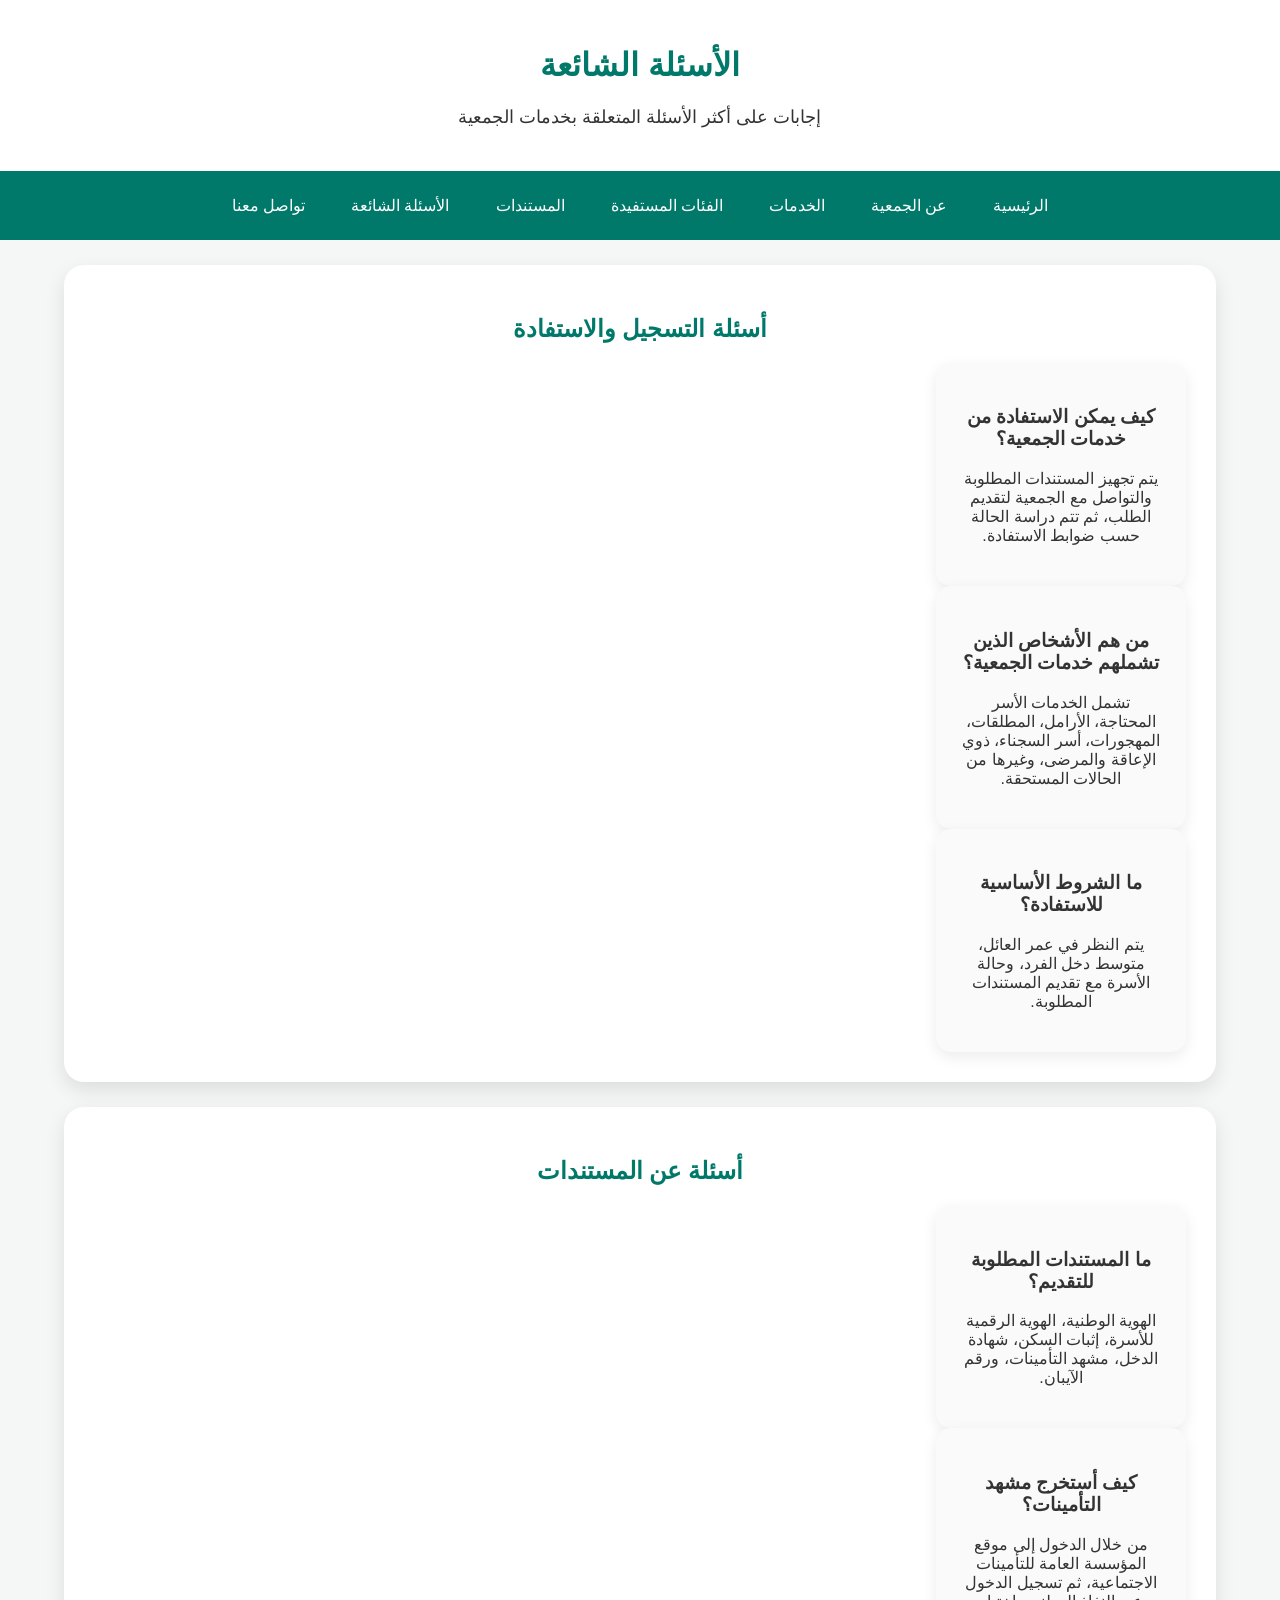
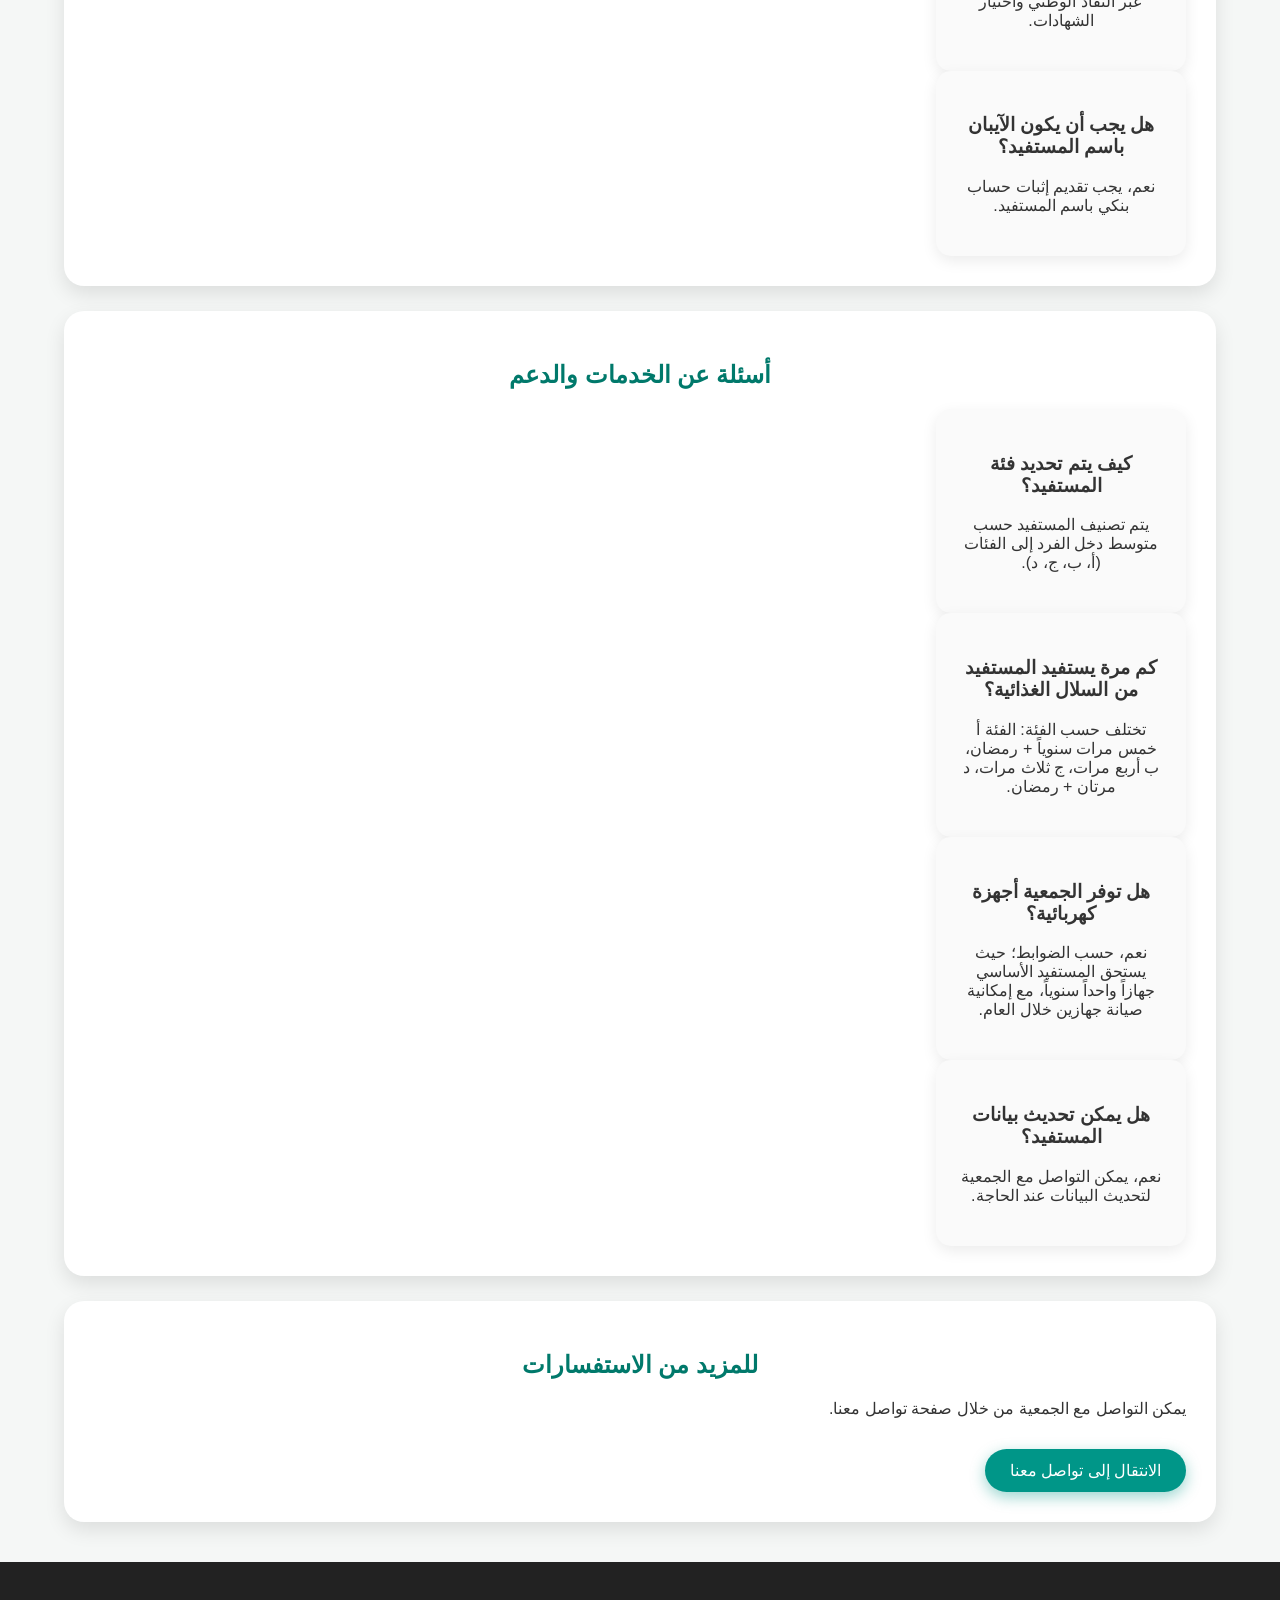
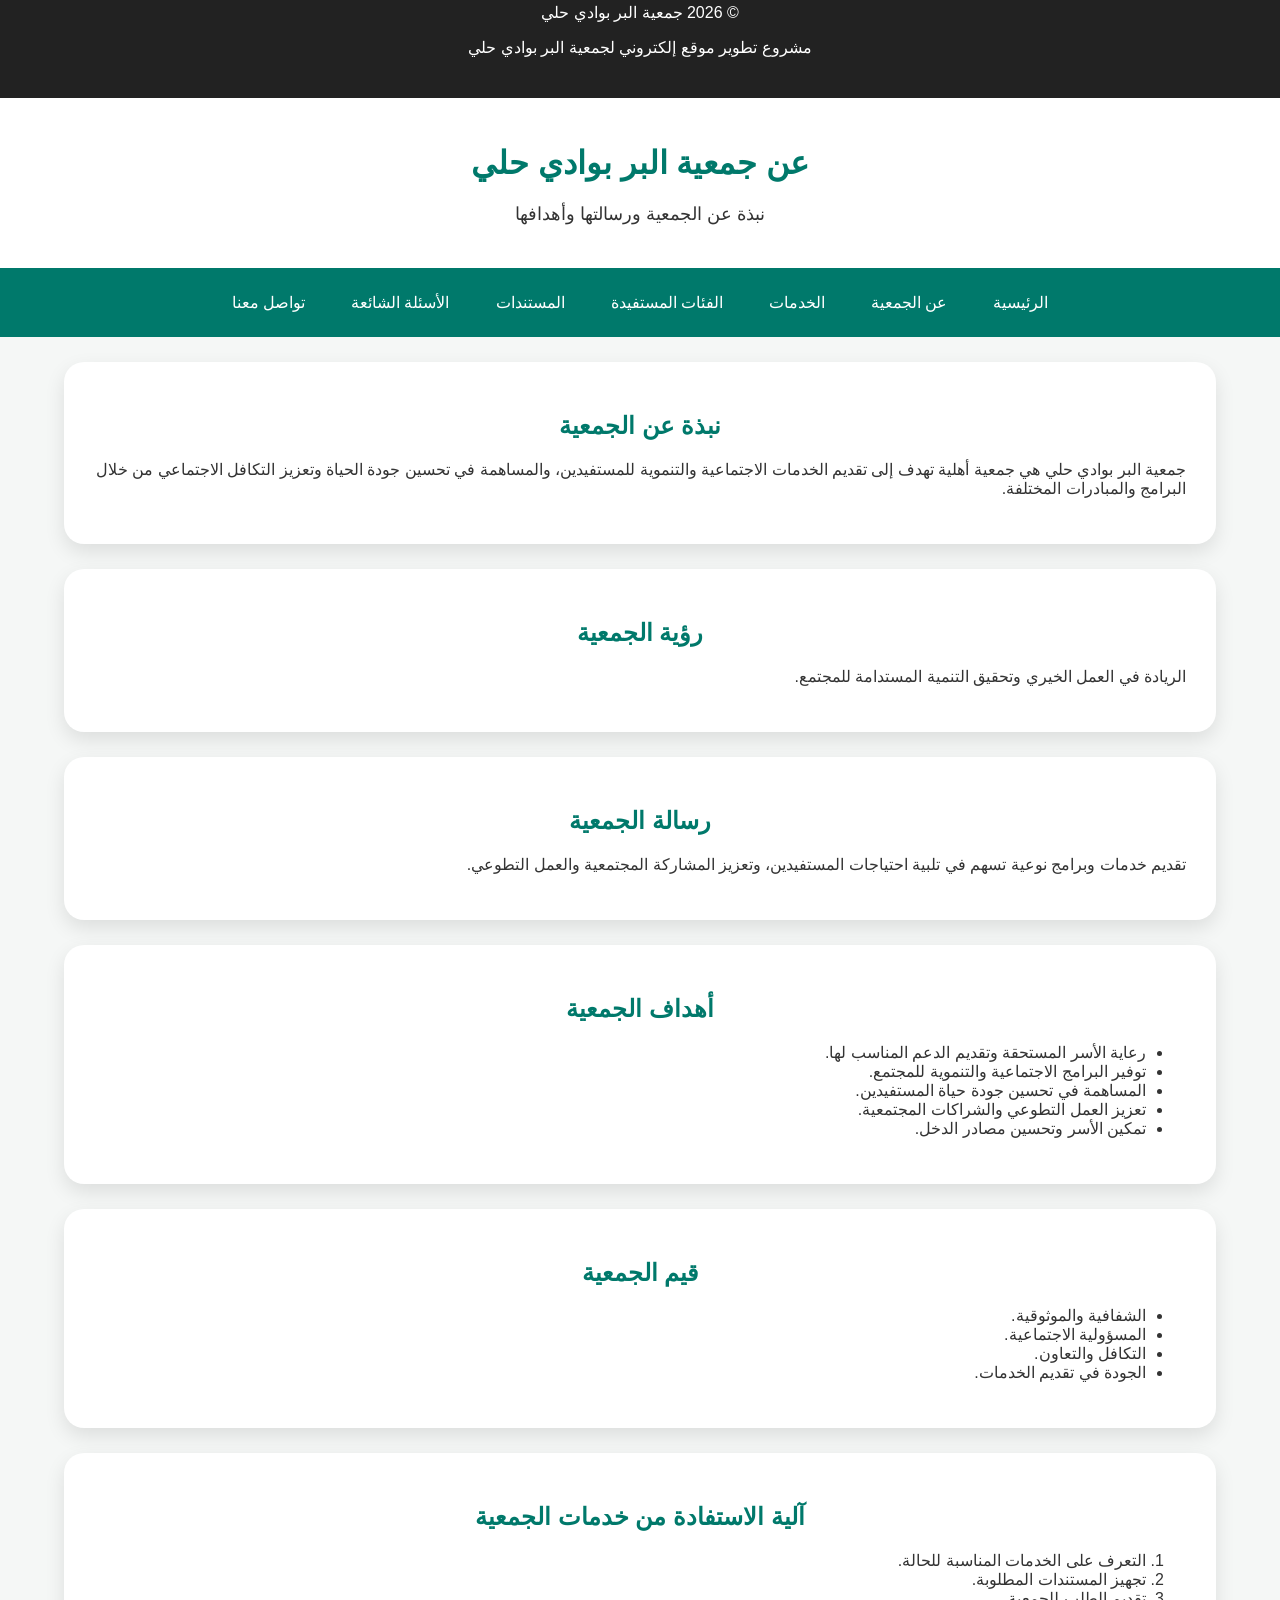
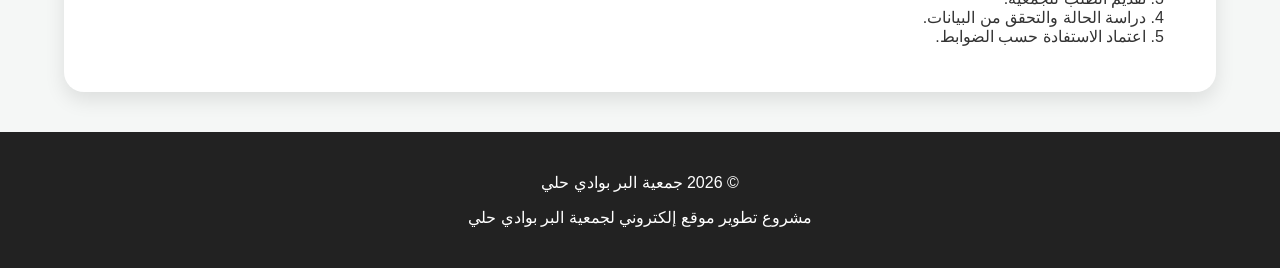
<file: about.html>
<!DOCTYPE html>
<html lang="ar" dir="rtl">

<head>

<meta charset="UTF-8">
<meta name="viewport" content="width=device-width, initial-scale=1.0">

<title>الأسئلة الشائعة</title>

<link rel="stylesheet" href="style.css">

</head>


<body>


<header>

<h1>الأسئلة الشائعة</h1>

<p>
إجابات على أكثر الأسئلة المتعلقة بخدمات الجمعية
</p>

</header>




<nav>

<a href="index.html">الرئيسية</a>

<a href="about.html">عن الجمعية</a>

<a href="services.html">الخدمات</a>

<a href="beneficiaries.html">الفئات المستفيدة</a>

<a href="documents.html">المستندات</a>

<a href="faq.html">الأسئلة الشائعة</a>

<a href="contact.html">تواصل معنا</a>

</nav>






<section class="card">

<h2>
أسئلة التسجيل والاستفادة
</h2>



<div class="service-box">

<h3>كيف يمكن الاستفادة من خدمات الجمعية؟</h3>

<p>
يتم تجهيز المستندات المطلوبة والتواصل مع الجمعية لتقديم الطلب،
ثم تتم دراسة الحالة حسب ضوابط الاستفادة.
</p>

</div>




<div class="service-box">

<h3>من هم الأشخاص الذين تشملهم خدمات الجمعية؟</h3>

<p>
تشمل الخدمات الأسر المحتاجة، الأرامل، المطلقات، المهجورات،
أسر السجناء، ذوي الإعاقة والمرضى، وغيرها من الحالات المستحقة.
</p>

</div>





<div class="service-box">

<h3>ما الشروط الأساسية للاستفادة؟</h3>

<p>
يتم النظر في عمر العائل، متوسط دخل الفرد، وحالة الأسرة
مع تقديم المستندات المطلوبة.
</p>

</div>



</section>









<section class="card">

<h2>
أسئلة عن المستندات
</h2>




<div class="service-box">

<h3>ما المستندات المطلوبة للتقديم؟</h3>

<p>
الهوية الوطنية، الهوية الرقمية للأسرة، إثبات السكن،
شهادة الدخل، مشهد التأمينات، ورقم الآيبان.
</p>

</div>




<div class="service-box">

<h3>كيف أستخرج مشهد التأمينات؟</h3>

<p>
من خلال الدخول إلى موقع المؤسسة العامة للتأمينات الاجتماعية،
ثم تسجيل الدخول عبر النفاذ الوطني واختيار الشهادات.
</p>

</div>




<div class="service-box">

<h3>هل يجب أن يكون الآيبان باسم المستفيد؟</h3>

<p>
نعم، يجب تقديم إثبات حساب بنكي باسم المستفيد.
</p>

</div>



</section>









<section class="card">

<h2>
أسئلة عن الخدمات والدعم
</h2>




<div class="service-box">

<h3>كيف يتم تحديد فئة المستفيد؟</h3>

<p>
يتم تصنيف المستفيد حسب متوسط دخل الفرد إلى الفئات
(أ، ب، ج، د).
</p>

</div>





<div class="service-box">

<h3>كم مرة يستفيد المستفيد من السلال الغذائية؟</h3>

<p>
تختلف حسب الفئة:
الفئة أ خمس مرات سنوياً + رمضان،
ب أربع مرات،
ج ثلاث مرات،
د مرتان + رمضان.
</p>

</div>





<div class="service-box">

<h3>هل توفر الجمعية أجهزة كهربائية؟</h3>

<p>
نعم، حسب الضوابط؛ حيث يستحق المستفيد الأساسي جهازاً واحداً سنوياً،
مع إمكانية صيانة جهازين خلال العام.
</p>

</div>





<div class="service-box">

<h3>هل يمكن تحديث بيانات المستفيد؟</h3>

<p>
نعم، يمكن التواصل مع الجمعية لتحديث البيانات عند الحاجة.
</p>

</div>


</section>








<section class="card">

<h2>
للمزيد من الاستفسارات
</h2>


<p>
يمكن التواصل مع الجمعية من خلال صفحة تواصل معنا.
</p>


<a href="contact.html" class="button">
الانتقال إلى تواصل معنا
</a>


</section>








<footer>

<p>
© 2026 جمعية البر بوادي حلي
</p>

<p>
مشروع تطوير موقع إلكتروني لجمعية البر بوادي حلي
</p>

</footer>




<script src="script.js"></script>


</body>

</html>
<!DOCTYPE html>
<html lang="ar" dir="rtl">

<head>

<meta charset="UTF-8">
<meta name="viewport" content="width=device-width, initial-scale=1.0">

<title>عن الجمعية</title>

<link rel="stylesheet" href="style.css">

</head>


<body>


<header>

<h1>عن جمعية البر بوادي حلي</h1>

<p>
نبذة عن الجمعية ورسالتها وأهدافها
</p>

</header>




<nav>

<a href="index.html">الرئيسية</a>

<a href="about.html">عن الجمعية</a>

<a href="services.html">الخدمات</a>

<a href="beneficiaries.html">الفئات المستفيدة</a>

<a href="documents.html">المستندات</a>

<a href="faq.html">الأسئلة الشائعة</a>

<a href="contact.html">تواصل معنا</a>

</nav>







<section class="card">

<h2>
نبذة عن الجمعية
</h2>


<p>
جمعية البر بوادي حلي هي جمعية أهلية تهدف إلى تقديم الخدمات
الاجتماعية والتنموية للمستفيدين، والمساهمة في تحسين جودة الحياة
وتعزيز التكافل الاجتماعي من خلال البرامج والمبادرات المختلفة.
</p>


</section>








<section class="card">

<h2>
رؤية الجمعية
</h2>


<p>
الريادة في العمل الخيري وتحقيق التنمية المستدامة للمجتمع.
</p>


</section>








<section class="card">

<h2>
رسالة الجمعية
</h2>


<p>
تقديم خدمات وبرامج نوعية تسهم في تلبية احتياجات المستفيدين،
وتعزيز المشاركة المجتمعية والعمل التطوعي.
</p>


</section>








<section class="card">

<h2>
أهداف الجمعية
</h2>


<ul>

<li>
رعاية الأسر المستحقة وتقديم الدعم المناسب لها.
</li>

<li>
توفير البرامج الاجتماعية والتنموية للمجتمع.
</li>

<li>
المساهمة في تحسين جودة حياة المستفيدين.
</li>

<li>
تعزيز العمل التطوعي والشراكات المجتمعية.
</li>

<li>
تمكين الأسر وتحسين مصادر الدخل.
</li>

</ul>


</section>








<section class="card">

<h2>
قيم الجمعية
</h2>


<ul>

<li>
الشفافية والموثوقية.
</li>

<li>
المسؤولية الاجتماعية.
</li>

<li>
التكافل والتعاون.
</li>

<li>
الجودة في تقديم الخدمات.
</li>

</ul>


</section>








<section class="card">

<h2>
آلية الاستفادة من خدمات الجمعية
</h2>


<ol>

<li>
التعرف على الخدمات المناسبة للحالة.
</li>

<li>
تجهيز المستندات المطلوبة.
</li>

<li>
تقديم الطلب للجمعية.
</li>

<li>
دراسة الحالة والتحقق من البيانات.
</li>

<li>
اعتماد الاستفادة حسب الضوابط.
</li>

</ol>


</section>







<footer>

<p>
© 2026 جمعية البر بوادي حلي
</p>


<p>
مشروع تطوير موقع إلكتروني لجمعية البر بوادي حلي
</p>


</footer>



<script src="script.js"></script>


</body>

</html>
</file>
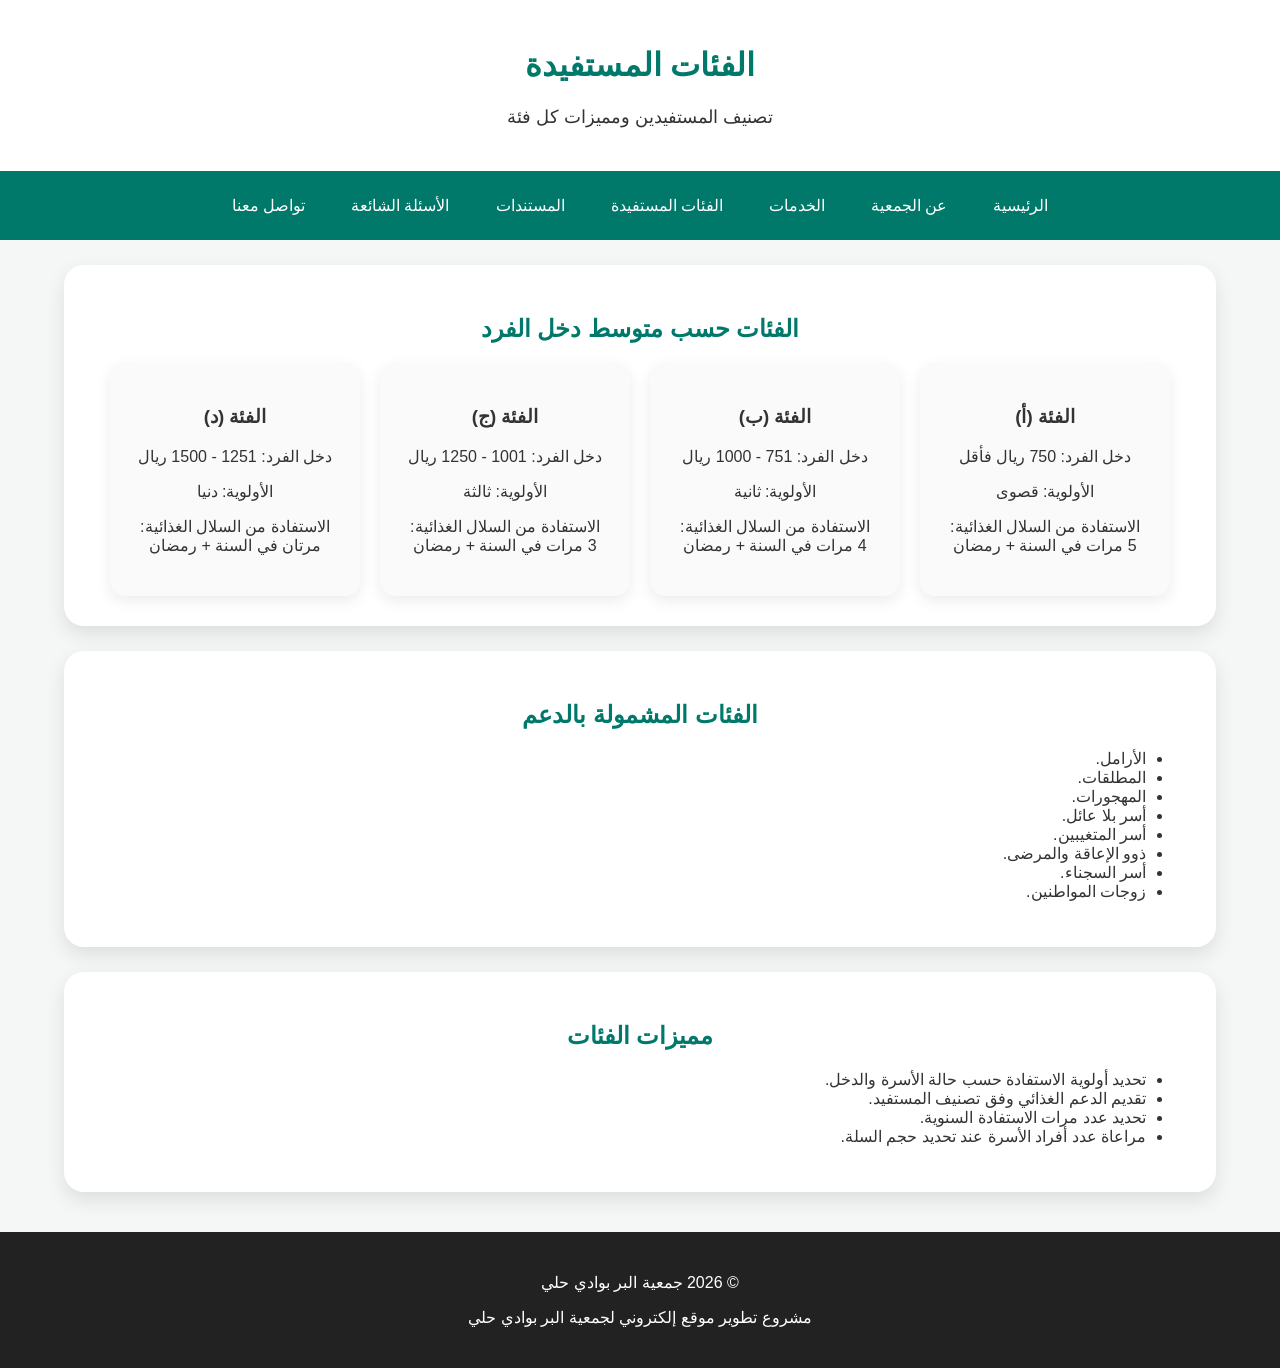
<file: beneficiaries.html>
<!DOCTYPE html>
<html lang="ar" dir="rtl">

<head>

<meta charset="UTF-8">
<meta name="viewport" content="width=device-width, initial-scale=1.0">

<title>الفئات المستفيدة</title>

<link rel="stylesheet" href="style.css">

</head>


<body>


<header>

<h1>الفئات المستفيدة</h1>

<p>
تصنيف المستفيدين ومميزات كل فئة
</p>

</header>




<nav>

<a href="index.html">الرئيسية</a>

<a href="about.html">عن الجمعية</a>

<a href="services.html">الخدمات</a>

<a href="beneficiaries.html">الفئات المستفيدة</a>

<a href="documents.html">المستندات</a>

<a href="faq.html">الأسئلة الشائعة</a>

<a href="contact.html">تواصل معنا</a>

</nav>







<section class="card">

<h2>
الفئات حسب متوسط دخل الفرد
</h2>


<div class="cards">


<div class="service-box">

<h3>الفئة (أ)</h3>

<p>
دخل الفرد: 750 ريال فأقل
</p>

<p>
الأولوية: قصوى
</p>

<p>
الاستفادة من السلال الغذائية:
5 مرات في السنة + رمضان
</p>

</div>





<div class="service-box">

<h3>الفئة (ب)</h3>

<p>
دخل الفرد: 751 - 1000 ريال
</p>

<p>
الأولوية: ثانية
</p>

<p>
الاستفادة من السلال الغذائية:
4 مرات في السنة + رمضان
</p>

</div>






<div class="service-box">

<h3>الفئة (ج)</h3>

<p>
دخل الفرد: 1001 - 1250 ريال
</p>

<p>
الأولوية: ثالثة
</p>

<p>
الاستفادة من السلال الغذائية:
3 مرات في السنة + رمضان
</p>

</div>







<div class="service-box">

<h3>الفئة (د)</h3>

<p>
دخل الفرد: 1251 - 1500 ريال
</p>

<p>
الأولوية: دنيا
</p>

<p>
الاستفادة من السلال الغذائية:
مرتان في السنة + رمضان
</p>

</div>


</div>


</section>







<section class="card">

<h2>
الفئات المشمولة بالدعم
</h2>


<ul>

<li>الأرامل.</li>

<li>المطلقات.</li>

<li>المهجورات.</li>

<li>أسر بلا عائل.</li>

<li>أسر المتغيبين.</li>

<li>ذوو الإعاقة والمرضى.</li>

<li>أسر السجناء.</li>

<li>زوجات المواطنين.</li>

</ul>


</section>







<section class="card">

<h2>
مميزات الفئات
</h2>


<ul>

<li>
تحديد أولوية الاستفادة حسب حالة الأسرة والدخل.
</li>

<li>
تقديم الدعم الغذائي وفق تصنيف المستفيد.
</li>

<li>
تحديد عدد مرات الاستفادة السنوية.
</li>

<li>
مراعاة عدد أفراد الأسرة عند تحديد حجم السلة.
</li>

</ul>


</section>








<footer>

<p>
© 2026 جمعية البر بوادي حلي
</p>

<p>
مشروع تطوير موقع إلكتروني لجمعية البر بوادي حلي
</p>


</footer>



<script src="script.js"></script>


</body>

</html>
</file>
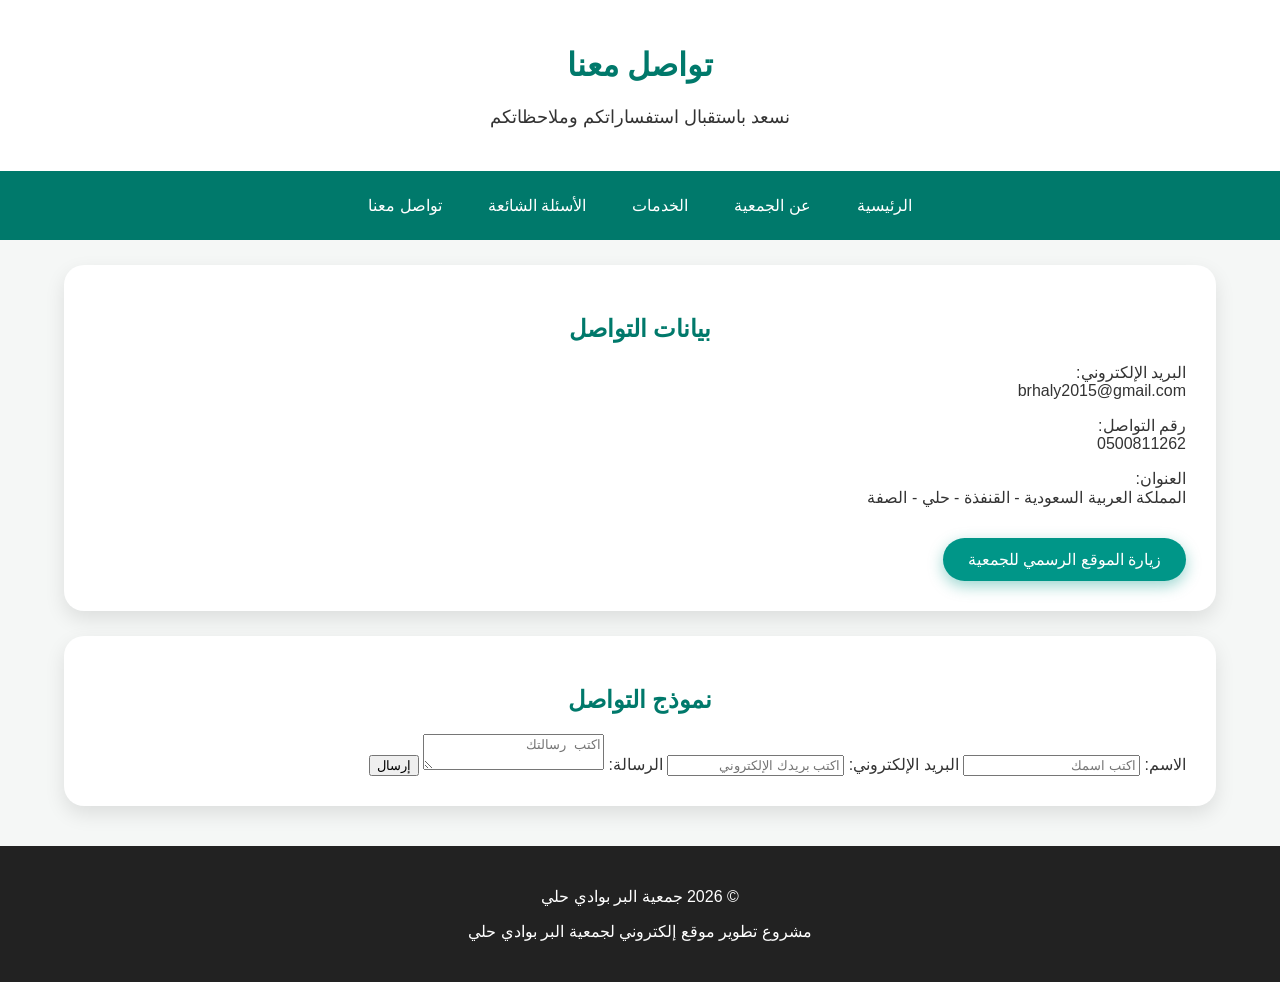
<file: contact.html>
<!DOCTYPE html>
<html lang="ar" dir="rtl">

<head>

<meta charset="UTF-8">
<meta name="viewport" content="width=device-width, initial-scale=1.0">

<title>تواصل معنا</title>

<link rel="stylesheet" href="style.css">

</head>


<body>


<header>

<h1>تواصل معنا</h1>

<p>
نسعد باستقبال استفساراتكم وملاحظاتكم
</p>

</header>




<nav>

<a href="index.html">الرئيسية</a>

<a href="about.html">عن الجمعية</a>

<a href="services.html">الخدمات</a>

<a href="faq.html">الأسئلة الشائعة</a>

<a href="contact.html">تواصل معنا</a>

</nav>






<section class="card">

<h2>
بيانات التواصل
</h2>


<p>
البريد الإلكتروني:
<br>
brhaly2015@gmail.com
</p>



<p>
رقم التواصل:
<br>
0500811262
</p>



<p>
العنوان:
<br>
المملكة العربية السعودية - القنفذة - حلي - الصفة
</p>




<a href="https://www.bir-haly.org.sa/contact/"
target="_blank"
class="button">

زيارة الموقع الرسمي للجمعية

</a>


</section>









<section class="card">

<h2>
نموذج التواصل
</h2>


<form>


<label>
الاسم:
</label>

<input type="text" placeholder="اكتب اسمك">



<label>
البريد الإلكتروني:
</label>

<input type="email" placeholder="اكتب بريدك الإلكتروني">



<label>
الرسالة:
</label>

<textarea placeholder="اكتب رسالتك"></textarea>



<button type="submit">
إرسال
</button>


</form>


</section>








<footer>

<p>
© 2026 جمعية البر بوادي حلي
</p>


<p>
مشروع تطوير موقع إلكتروني لجمعية البر بوادي حلي
</p>


</footer>




<script src="script.js"></script>


</body>

</html>
</file>
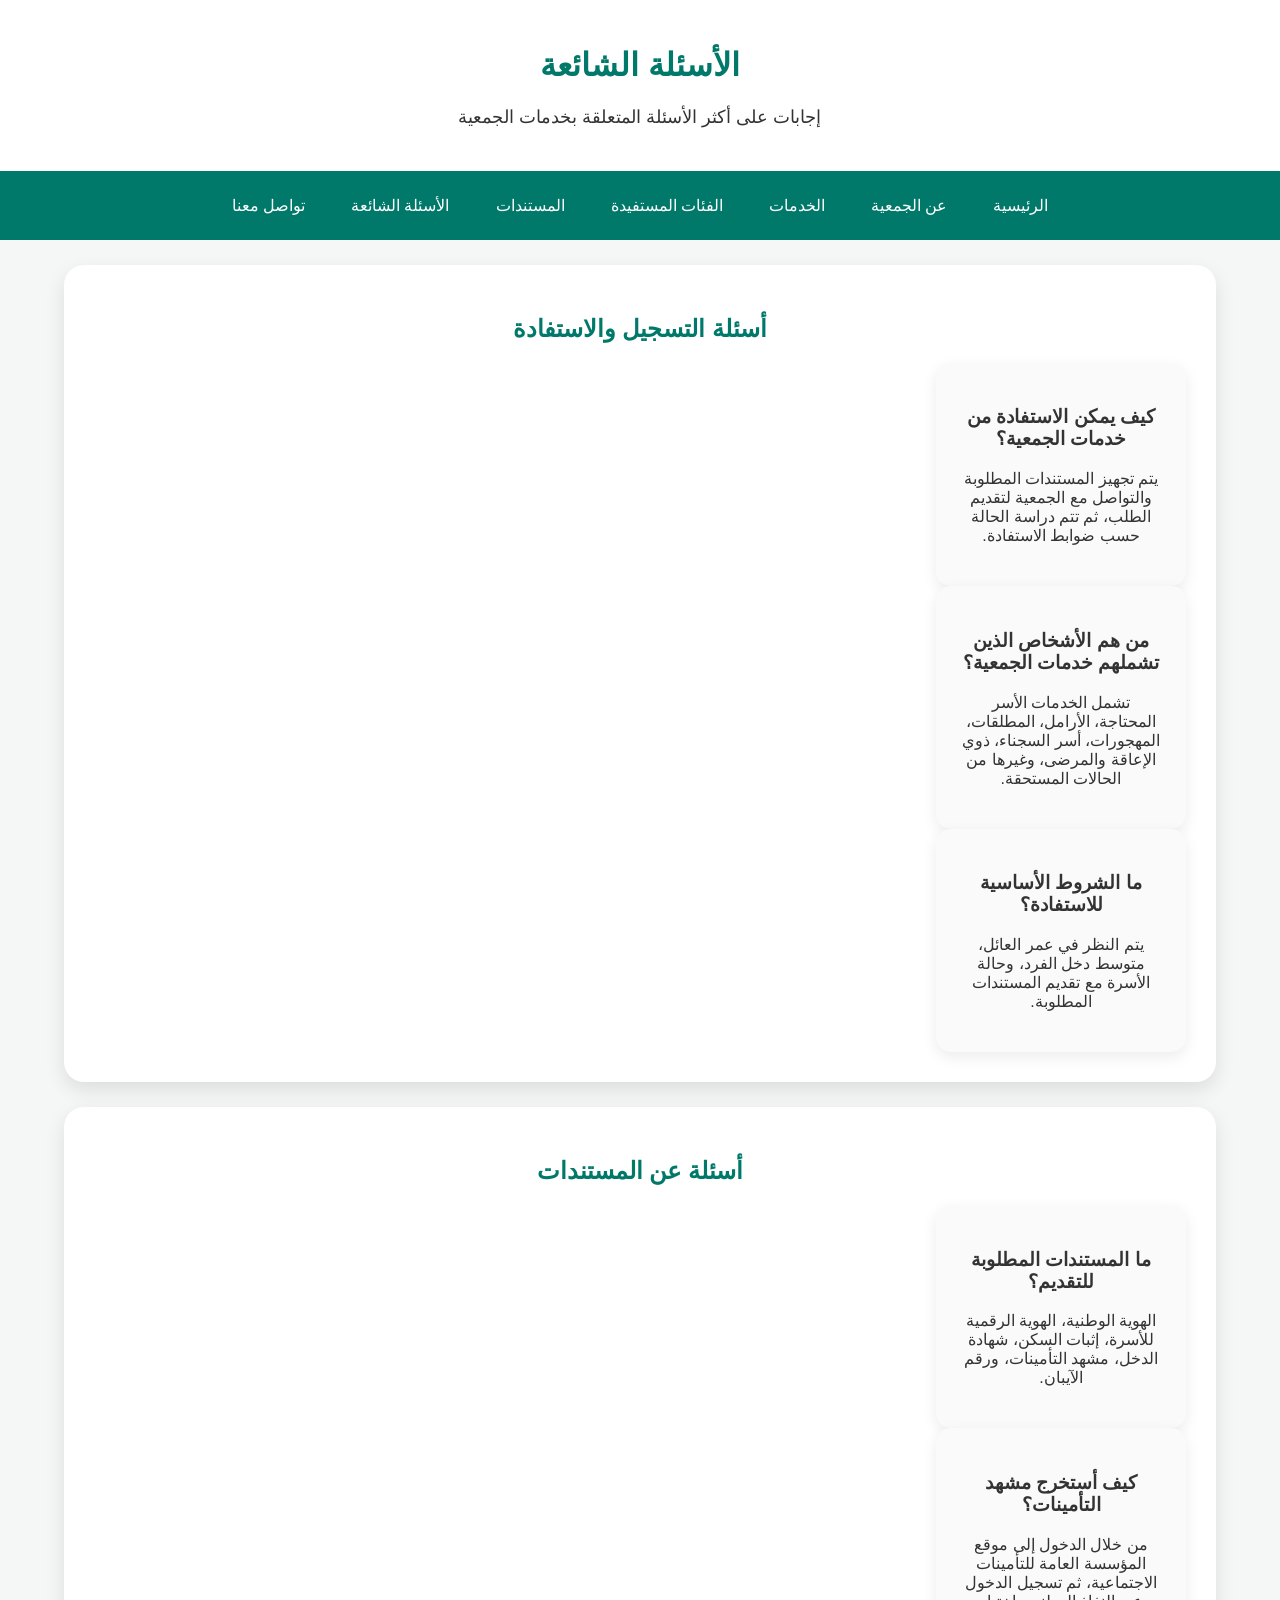
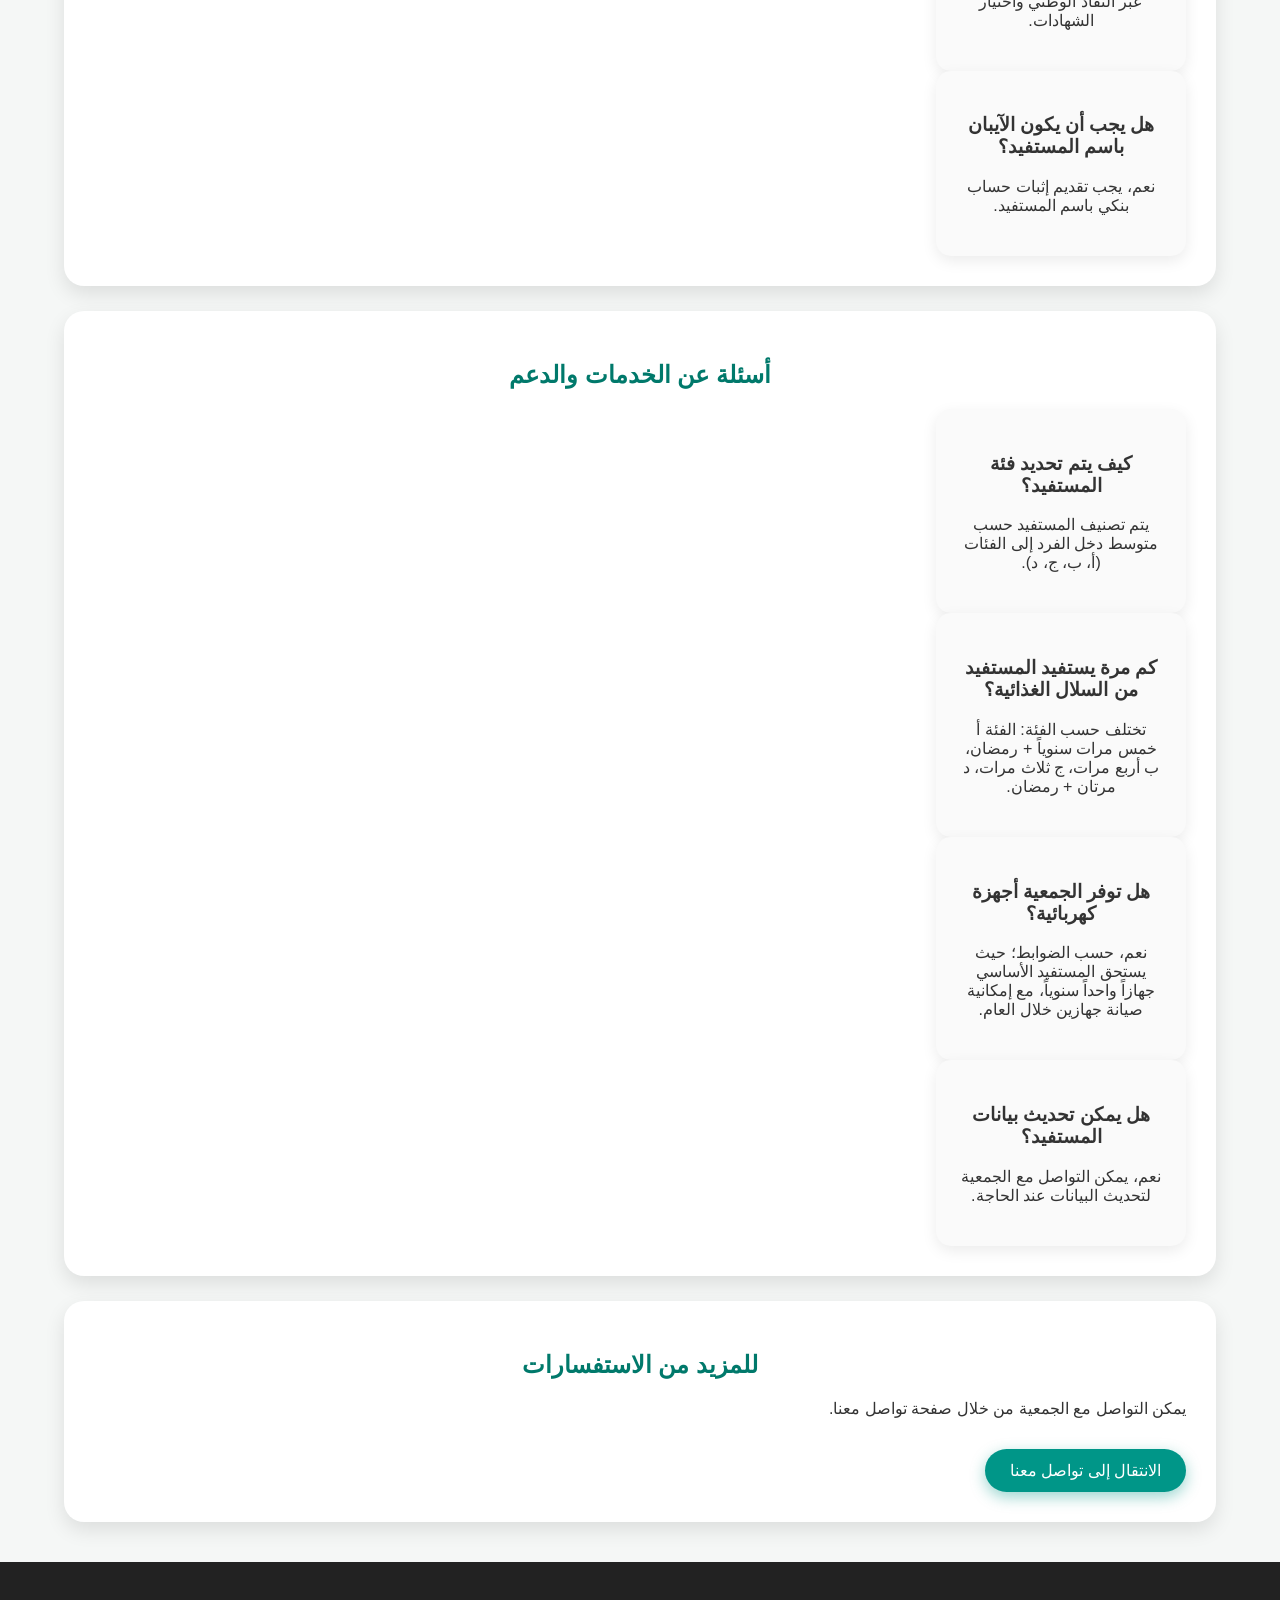
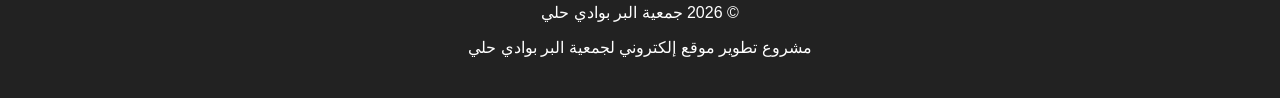
<file: faq.html>
<!DOCTYPE html>
<html lang="ar" dir="rtl">

<head>

<meta charset="UTF-8">
<meta name="viewport" content="width=device-width, initial-scale=1.0">

<title>الأسئلة الشائعة</title>

<link rel="stylesheet" href="style.css">

</head>


<body>


<header>

<h1>الأسئلة الشائعة</h1>

<p>
إجابات على أكثر الأسئلة المتعلقة بخدمات الجمعية
</p>

</header>




<nav>

<a href="index.html">الرئيسية</a>

<a href="about.html">عن الجمعية</a>

<a href="services.html">الخدمات</a>

<a href="beneficiaries.html">الفئات المستفيدة</a>

<a href="documents.html">المستندات</a>

<a href="faq.html">الأسئلة الشائعة</a>

<a href="contact.html">تواصل معنا</a>

</nav>






<section class="card">

<h2>
أسئلة التسجيل والاستفادة
</h2>



<div class="service-box">

<h3>كيف يمكن الاستفادة من خدمات الجمعية؟</h3>

<p>
يتم تجهيز المستندات المطلوبة والتواصل مع الجمعية لتقديم الطلب،
ثم تتم دراسة الحالة حسب ضوابط الاستفادة.
</p>

</div>




<div class="service-box">

<h3>من هم الأشخاص الذين تشملهم خدمات الجمعية؟</h3>

<p>
تشمل الخدمات الأسر المحتاجة، الأرامل، المطلقات، المهجورات،
أسر السجناء، ذوي الإعاقة والمرضى، وغيرها من الحالات المستحقة.
</p>

</div>





<div class="service-box">

<h3>ما الشروط الأساسية للاستفادة؟</h3>

<p>
يتم النظر في عمر العائل، متوسط دخل الفرد، وحالة الأسرة
مع تقديم المستندات المطلوبة.
</p>

</div>



</section>









<section class="card">

<h2>
أسئلة عن المستندات
</h2>




<div class="service-box">

<h3>ما المستندات المطلوبة للتقديم؟</h3>

<p>
الهوية الوطنية، الهوية الرقمية للأسرة، إثبات السكن،
شهادة الدخل، مشهد التأمينات، ورقم الآيبان.
</p>

</div>




<div class="service-box">

<h3>كيف أستخرج مشهد التأمينات؟</h3>

<p>
من خلال الدخول إلى موقع المؤسسة العامة للتأمينات الاجتماعية،
ثم تسجيل الدخول عبر النفاذ الوطني واختيار الشهادات.
</p>

</div>




<div class="service-box">

<h3>هل يجب أن يكون الآيبان باسم المستفيد؟</h3>

<p>
نعم، يجب تقديم إثبات حساب بنكي باسم المستفيد.
</p>

</div>



</section>









<section class="card">

<h2>
أسئلة عن الخدمات والدعم
</h2>




<div class="service-box">

<h3>كيف يتم تحديد فئة المستفيد؟</h3>

<p>
يتم تصنيف المستفيد حسب متوسط دخل الفرد إلى الفئات
(أ، ب، ج، د).
</p>

</div>





<div class="service-box">

<h3>كم مرة يستفيد المستفيد من السلال الغذائية؟</h3>

<p>
تختلف حسب الفئة:
الفئة أ خمس مرات سنوياً + رمضان،
ب أربع مرات،
ج ثلاث مرات،
د مرتان + رمضان.
</p>

</div>





<div class="service-box">

<h3>هل توفر الجمعية أجهزة كهربائية؟</h3>

<p>
نعم، حسب الضوابط؛ حيث يستحق المستفيد الأساسي جهازاً واحداً سنوياً،
مع إمكانية صيانة جهازين خلال العام.
</p>

</div>





<div class="service-box">

<h3>هل يمكن تحديث بيانات المستفيد؟</h3>

<p>
نعم، يمكن التواصل مع الجمعية لتحديث البيانات عند الحاجة.
</p>

</div>


</section>








<section class="card">

<h2>
للمزيد من الاستفسارات
</h2>


<p>
يمكن التواصل مع الجمعية من خلال صفحة تواصل معنا.
</p>


<a href="contact.html" class="button">
الانتقال إلى تواصل معنا
</a>


</section>








<footer>

<p>
© 2026 جمعية البر بوادي حلي
</p>

<p>
مشروع تطوير موقع إلكتروني لجمعية البر بوادي حلي
</p>

</footer>




<script src="script.js"></script>


</body>

</html>
</file>
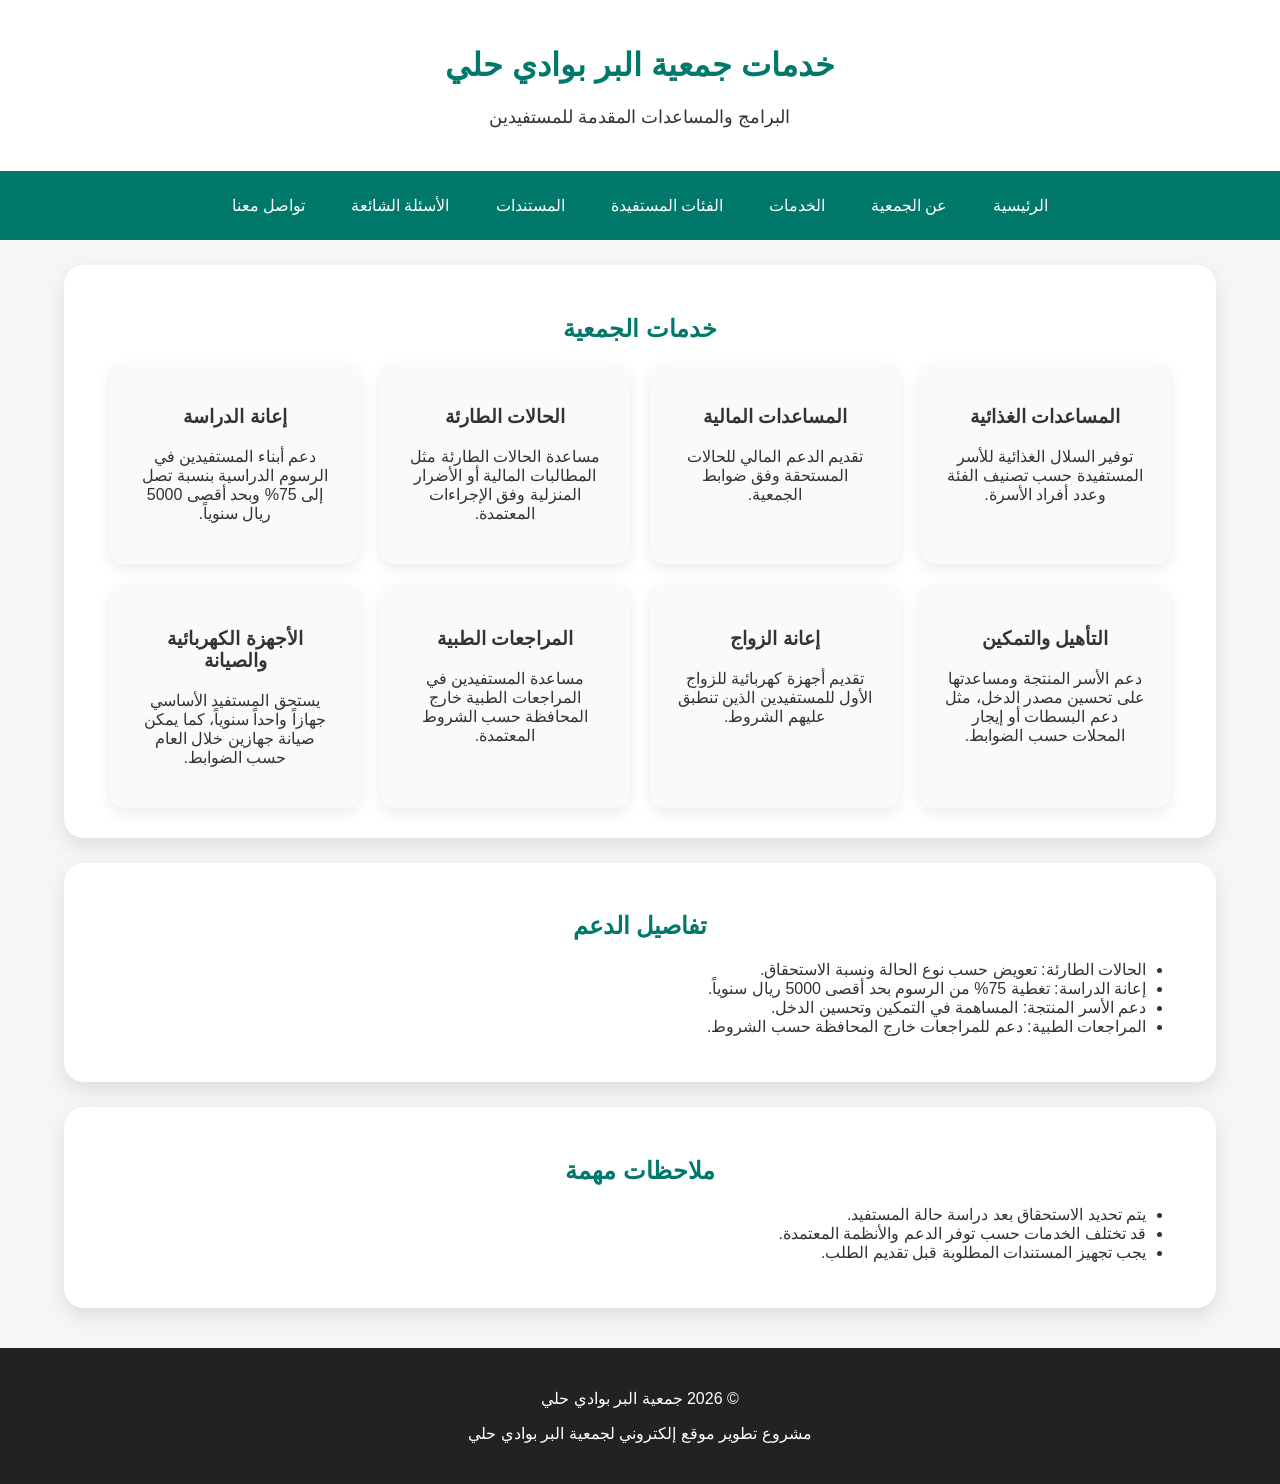
<file: services.html>
<!DOCTYPE html>
<html lang="ar" dir="rtl">

<head>

<meta charset="UTF-8">
<meta name="viewport" content="width=device-width, initial-scale=1.0">

<title>خدمات الجمعية</title>

<link rel="stylesheet" href="style.css">

</head>


<body>


<header>

<h1>خدمات جمعية البر بوادي حلي</h1>

<p>
البرامج والمساعدات المقدمة للمستفيدين
</p>

</header>



<nav>

<a href="index.html">الرئيسية</a>

<a href="about.html">عن الجمعية</a>

<a href="services.html">الخدمات</a>

<a href="beneficiaries.html">الفئات المستفيدة</a>

<a href="documents.html">المستندات</a>

<a href="faq.html">الأسئلة الشائعة</a>

<a href="contact.html">تواصل معنا</a>

</nav>







<section class="card">

<h2>
خدمات الجمعية
</h2>



<div class="cards">



<div class="service-box">

<h3>المساعدات الغذائية</h3>

<p>
توفير السلال الغذائية للأسر المستفيدة حسب تصنيف الفئة وعدد أفراد الأسرة.
</p>

</div>




<div class="service-box">

<h3>المساعدات المالية</h3>

<p>
تقديم الدعم المالي للحالات المستحقة وفق ضوابط الجمعية.
</p>

</div>





<div class="service-box">

<h3>الحالات الطارئة</h3>

<p>
مساعدة الحالات الطارئة مثل المطالبات المالية أو الأضرار المنزلية
وفق الإجراءات المعتمدة.
</p>

</div>





<div class="service-box">

<h3>إعانة الدراسة</h3>

<p>
دعم أبناء المستفيدين في الرسوم الدراسية بنسبة تصل إلى 75%
وبحد أقصى 5000 ريال سنوياً.
</p>

</div>





<div class="service-box">

<h3>التأهيل والتمكين</h3>

<p>
دعم الأسر المنتجة ومساعدتها على تحسين مصدر الدخل،
مثل دعم البسطات أو إيجار المحلات حسب الضوابط.
</p>

</div>





<div class="service-box">

<h3>إعانة الزواج</h3>

<p>
تقديم أجهزة كهربائية للزواج الأول للمستفيدين الذين تنطبق عليهم الشروط.
</p>

</div>





<div class="service-box">

<h3>المراجعات الطبية</h3>

<p>
مساعدة المستفيدين في المراجعات الطبية خارج المحافظة
حسب الشروط المعتمدة.
</p>

</div>





<div class="service-box">

<h3>الأجهزة الكهربائية والصيانة</h3>

<p>
يستحق المستفيد الأساسي جهازاً واحداً سنوياً،
كما يمكن صيانة جهازين خلال العام حسب الضوابط.
</p>

</div>



</div>


</section>







<section class="card">

<h2>
تفاصيل الدعم
</h2>


<ul>

<li>
الحالات الطارئة: تعويض حسب نوع الحالة ونسبة الاستحقاق.
</li>

<li>
إعانة الدراسة: تغطية 75% من الرسوم بحد أقصى 5000 ريال سنوياً.
</li>

<li>
دعم الأسر المنتجة: المساهمة في التمكين وتحسين الدخل.
</li>

<li>
المراجعات الطبية: دعم للمراجعات خارج المحافظة حسب الشروط.
</li>

</ul>


</section>








<section class="card">

<h2>
ملاحظات مهمة
</h2>


<ul>

<li>
يتم تحديد الاستحقاق بعد دراسة حالة المستفيد.
</li>

<li>
قد تختلف الخدمات حسب توفر الدعم والأنظمة المعتمدة.
</li>

<li>
يجب تجهيز المستندات المطلوبة قبل تقديم الطلب.
</li>

</ul>


</section>







<footer>

<p>
© 2026 جمعية البر بوادي حلي
</p>

<p>
مشروع تطوير موقع إلكتروني لجمعية البر بوادي حلي
</p>

</footer>



<script src="script.js"></script>


</body>

</html>
</file>
<file: style.css>
*{
box-sizing:border-box;
}

body{

margin:0;
font-family:Tahoma, Arial, sans-serif;
background:#f5f7f6;
color:#333;

}


/* الشعار والهيدر */

header{

background:white;
text-align:center;
padding:25px;

}


.logo{

width:120px;
height:auto;
margin-bottom:15px;

}



header h1{

color:#00796b;
font-size:32px;

}


header p{

font-size:18px;

}





/* القائمة */

nav{

background:#00796b;
display:flex;
justify-content:center;
flex-wrap:wrap;
gap:10px;
padding:15px;

}



nav a{

color:white;
text-decoration:none;
padding:10px 18px;
border-radius:25px;
transition:.3s;

}



nav a:hover{

background:white;
color:#00796b;

}





/* البانر */

.hero{

width:90%;
margin:25px auto;

}



.banner{

width:100%;
height:auto;
max-height:450px;
object-fit:contain;
border-radius:20px;

}





/* البطاقات */

.card{

background:white;
width:90%;
margin:25px auto;
padding:30px;
border-radius:20px;

box-shadow:
0 8px 20px rgba(0,0,0,.1);

}



.card h2{

color:#00796b;
text-align:center;

}





/* أزرار */

.button{

display:inline-block;
background:#009688;
color:white;

padding:12px 25px;

border-radius:30px;

text-decoration:none;

margin-top:15px;

box-shadow:
0 5px 15px rgba(0,150,136,.4);

transition:.3s;

}



.button:hover{

transform:translateY(-5px);

background:#00695c;

}





/* البطاقات الداخلية */

.cards{

display:flex;
gap:20px;
flex-wrap:wrap;
justify-content:center;

}



.service-box{

background:#fafafa;

padding:25px;

width:250px;

border-radius:15px;

text-align:center;

box-shadow:
0 5px 15px rgba(0,0,0,.08);

transition:.3s;

}



.service-box:hover{

transform:translateY(-8px);

}





/* الاحصائيات */

.stats{

display:flex;
justify-content:center;
gap:20px;
flex-wrap:wrap;

}



.stat-box{

background:#00796b;

color:white;

padding:25px;

width:250px;

border-radius:20px;

text-align:center;

}





/* زر العودة للأعلى */

#topBtn{

position:fixed;

bottom:25px;

left:25px;

background:#009688;

color:white;

border:none;

width:45px;

height:45px;

border-radius:50%;

font-size:25px;

cursor:pointer;

}




/* الفوتر */

footer{

background:#222;

color:white;

text-align:center;

padding:25px;

margin-top:40px;

}




.social-links a{

color:white;

text-decoration:none;

margin:10px;

}





/* الجوال */

@media(max-width:700px){


header h1{

font-size:24px;

}



nav a{

width:90%;
text-align:center;

}



.card{

width:95%;

}


.banner{

max-height:none;

}


.service-box{

width:100%;

}



}
</file>
